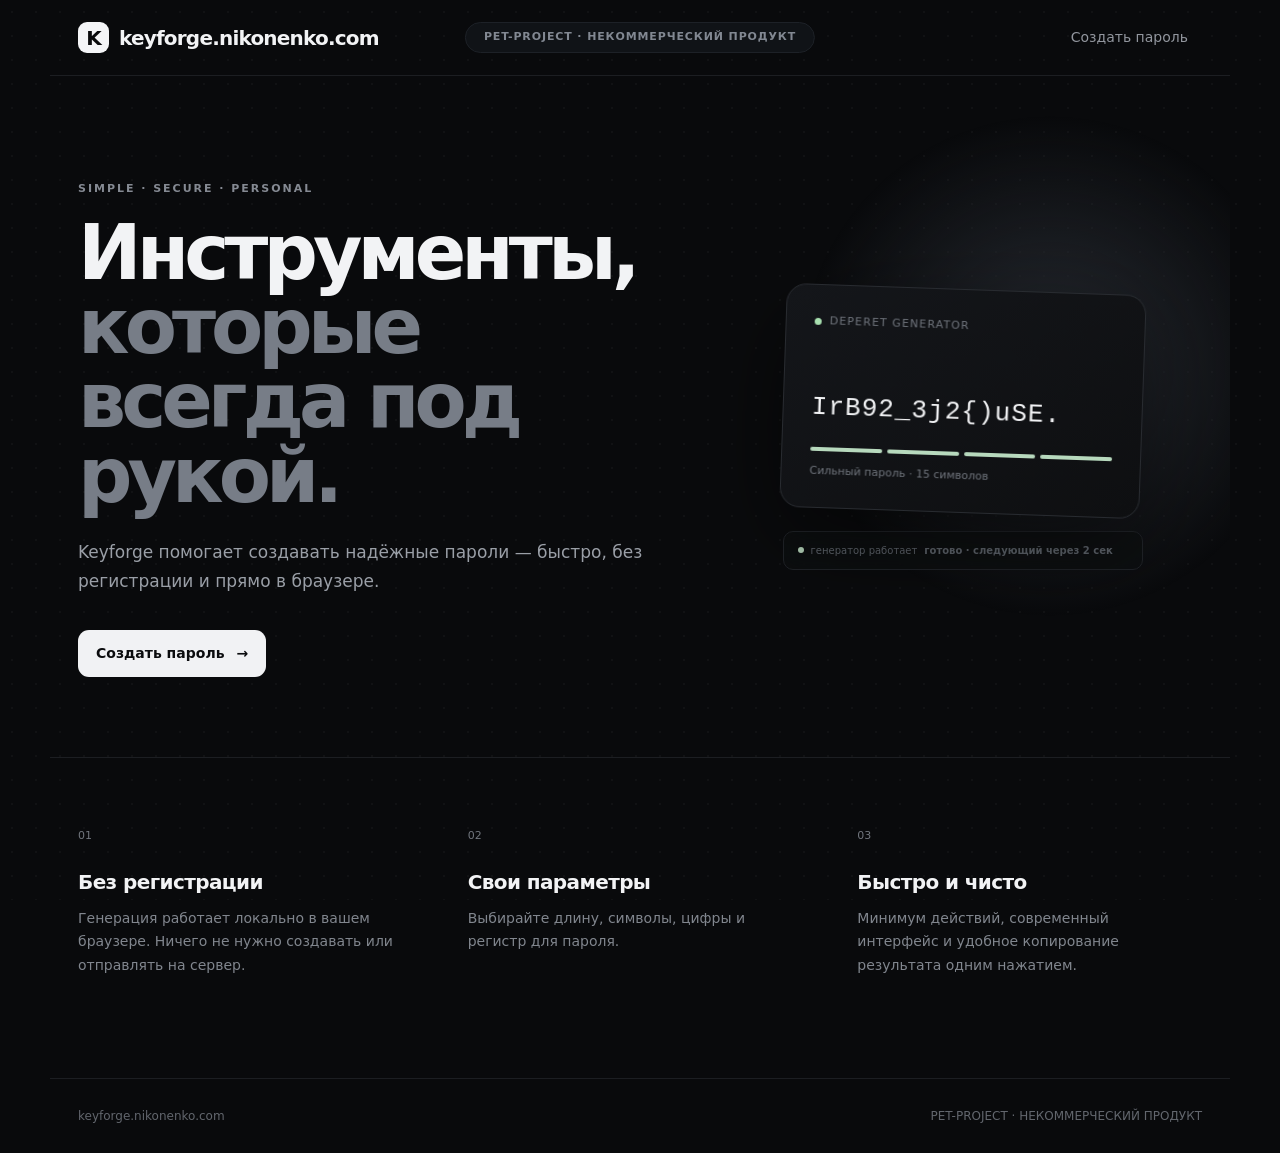
<file: index.html>
<!doctype html>
<html lang="ru">
<head>
  <meta charset="utf-8">
  <meta name="viewport" content="width=device-width, initial-scale=1">
  <meta name="description" content="Keyforge — генератор надёжных паролей">
  <title>Keyforge — генератор паролей</title>
  <link rel="stylesheet" href="css/style.css">
</head>
<body>
<header class="site-header">
  <a class="logo" href="index.html"><span class="logo-mark">K</span>keyforge.nikonenko.com</a>
  <div class="header-badge">PET-PROJECT · НЕКОММЕРЧЕСКИЙ ПРОДУКТ</div>
  <nav>
    <a href="password.html">Создать пароль</a>
  </nav>
</header>

<main class="hero">
  <div class="hero-glow"></div>
  <div class="hero-content">
    <p class="eyebrow">simple · secure · personal</p>
    <h1>Инструменты,<br><span>которые всегда под рукой.</span></h1>
    <p class="hero-text">Keyforge помогает создавать надёжные пароли — быстро, без регистрации и прямо в браузере.</p>
    <div class="hero-actions">
      <a class="btn btn-primary" href="password.html">Создать пароль <span>→</span></a>
    </div>
  </div>
  <div class="hero-card">
    <div class="mini-card">
      <div class="mini-top"><span class="dot green"></span><span>deperet generator</span></div>
      <div class="fake-password" id="livePassword">N7!qR2#vL9@pX4</div>
      <div class="strength"><span></span><span></span><span></span><span></span></div>
      <small id="livePasswordMeta">Сильный пароль · 14 символов</small>
    </div>
    <div class="live-status"><span class="live-dot"></span><span>генератор работает</span><b id="liveStatus">создаём новый ключ…</b></div>
  </div>
</main>

<section class="features">
  <article><div class="feature-icon">01</div><h2>Без регистрации</h2><p>Генерация работает локально в вашем браузере. Ничего не нужно создавать или отправлять на сервер.</p></article>
  <article><div class="feature-icon">02</div><h2>Свои параметры</h2><p>Выбирайте длину, символы, цифры и регистр для пароля.</p></article>
  <article><div class="feature-icon">03</div><h2>Быстро и чисто</h2><p>Минимум действий, современный интерфейс и удобное копирование результата одним нажатием.</p></article>
</section>

<footer><span>keyforge.nikonenko.com</span><span>PET-PROJECT · НЕКОММЕРЧЕСКИЙ ПРОДУКТ</span></footer>
<script src="js/home.js"></script>
</body>
</html>
</file>
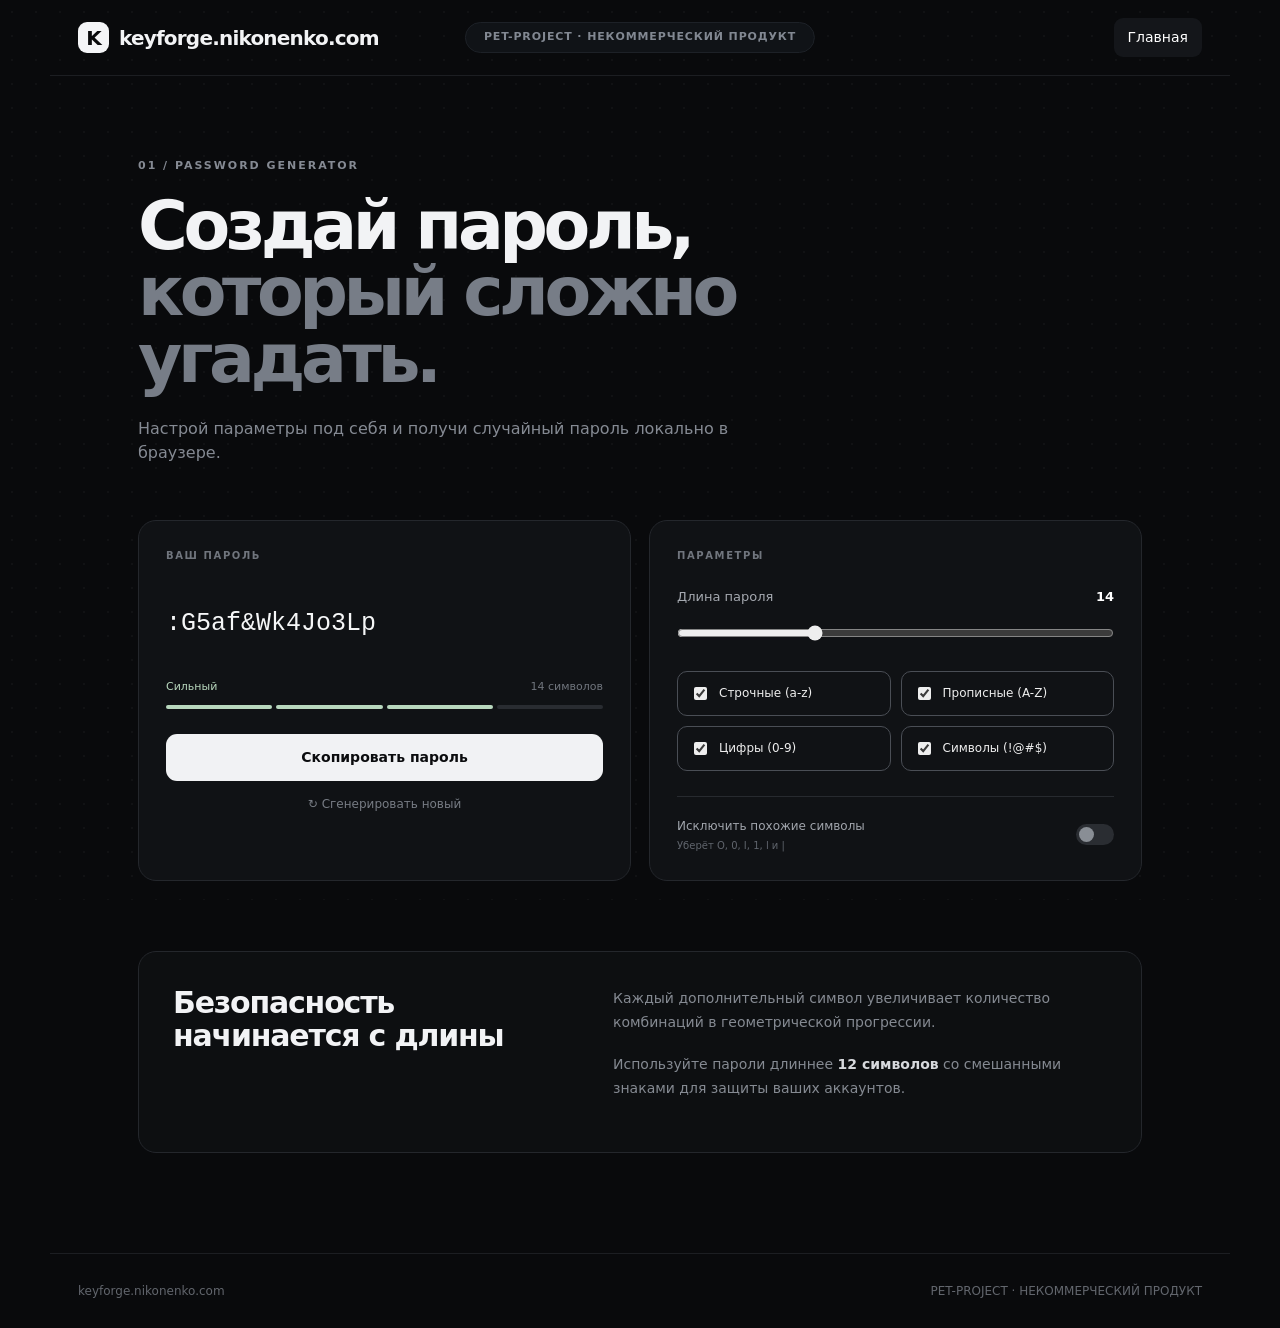
<file: password.html>
<!doctype html>
<html lang="ru">
<head>
  <meta charset="utf-8">
  <meta name="viewport" content="width=device-width, initial-scale=1">
  <meta name="description" content="Генератор сложных паролей Keyforge.">
  <title>Генератор паролей — Keyforge</title>
  <link rel="stylesheet" href="css/style.css">
</head>
<body>
<header class="site-header">
  <a class="logo" href="index.html"><span class="logo-mark">K</span>keyforge.nikonenko.com</a>
  <div class="header-badge">PET-PROJECT · НЕКОММЕРЧЕСКИЙ ПРОДУКТ</div>
  <nav>
    <a class="active" href="index.html">Главная</a>
  </nav>
</header>

<main class="tool-page">
  <div class="page-heading">
    <p class="eyebrow">01 / password generator</p>
    <h1>Создай пароль,<br><span>который сложно угадать.</span></h1>
    <p>Настрой параметры под себя и получи случайный пароль локально в браузере.</p>
  </div>

  <section class="generator-grid">
    <div class="panel result-panel">
      <div class="panel-label">Ваш пароль</div>
      <div id="passwordResult" class="result">N7!qR2#vL9@pX4</div>
      <div class="result-meta">
        <span id="strengthText">Сильный</span>
        <span id="lengthText">14 символов</span>
      </div>
      <div class="meter"><i></i><i></i><i></i><i></i></div>
      <button id="copyPassword" class="btn btn-primary full">Скопировать пароль</button>
      <button id="refreshPassword" class="ghost-button">↻ Сгенерировать новый</button>
    </div>

    <div class="panel settings-panel">
      <div class="panel-label">Параметры</div>
      <div class="range-label">
        <span>Длина пароля</span>
        <strong id="lengthValue">14</strong>
      </div>
      <input type="range" id="length" min="6" max="32" value="14">

      <div class="checks">
        <label><input type="checkbox" id="lower" checked> Строчные (a-z)</label>
        <label><input type="checkbox" id="upper" checked> Прописные (A-Z)</label>
        <label><input type="checkbox" id="numbers" checked> Цифры (0-9)</label>
        <label><input type="checkbox" id="symbols" checked> Символы (!@#$)</label>
      </div>

      <label class="switch-row">
        <div>
          <span>Исключить похожие символы</span>
          <small>Уберёт O, 0, I, 1, l и |</small>
        </div>
        <input type="checkbox" id="ambiguous">
        <i></i>
      </label>
    </div>
  </section>

  <section class="info-card">
    <h2>Безопасность начинается с длины</h2>
    <div class="info-copy">
      <p>Каждый дополнительный символ увеличивает количество комбинаций в геометрической прогрессии.</p>
      <p>Используйте пароли длиннее <strong>12 символов</strong> со смешанными знаками для защиты ваших аккаунтов.</p>
    </div>
  </section>
</main>

<footer>
  <span>keyforge.nikonenko.com</span>
  <span>PET-PROJECT · НЕКОММЕРЧЕСКИЙ ПРОДУКТ</span>
</footer>

<script src="js/password.js"></script>
<script src="js/ambient.js"></script>
</body>
</html>
</file>
<file: css/style.css>
*{box-sizing:border-box}html{scroll-behavior:smooth}body{margin:0;background:#090a0c;color:#f2f3f5;font-family:Inter,ui-sans-serif,system-ui,-apple-system,BlinkMacSystemFont,"Segoe UI",sans-serif;line-height:1.5}a{color:inherit;text-decoration:none}button,input,select{font:inherit}

/* Header & Central Badge */
.site-header{height:76px;max-width:1180px;margin:auto;padding:0 28px;display:flex;align-items:center;justify-content:space-between;border-bottom:1px solid #1c1e22;position:relative}
.logo{font-size:20px;font-weight:750;letter-spacing:-.04em;display:flex;align-items:center;gap:10px}
.logo-mark{width:31px;height:31px;display:grid;place-items:center;border-radius:9px;background:#f4f5f7;color:#090a0c;font-weight:900}

.header-badge{
  position:absolute;
  left:50%;
  transform:translateX(-50%);
  padding:6px 18px;
  border-radius:100px;
  background:#101317;
  border:1px solid #1d2127;
  color:#828892;
  font-size:11px;
  font-weight:600;
  letter-spacing:.08em;
  text-transform:uppercase;
  white-space:nowrap;
  pointer-events:none;
}

.site-header nav{display:flex;gap:8px}
.site-header nav a{padding:9px 14px;border-radius:9px;color:#92969e;font-size:14px}
.site-header nav a:hover,.site-header nav a.active{color:#fff;background:#14161a}

/* Hero Section */
.hero{position:relative;max-width:1180px;margin:auto;min-height:600px;padding:105px 28px 80px;display:grid;grid-template-columns:1.1fr .9fr;gap:60px;align-items:center;overflow:hidden}
.hero-glow{position:absolute;width:520px;height:520px;border-radius:50%;background:radial-gradient(circle,#272b32 0,rgba(9,10,12,0) 68%);right:-80px;top:30px;pointer-events:none}
.eyebrow{margin:0 0 18px;color:#858a93;font-size:11px;text-transform:uppercase;letter-spacing:.18em;font-weight:700}
.hero h1,.page-heading h1{font-size:clamp(46px,6vw,76px);line-height:.98;letter-spacing:-.065em;margin:0 0 25px;font-weight:800}
.hero h1 span,.page-heading h1 span{color:#777d87}
.hero-text{max-width:600px;color:#9a9fa7;font-size:17px;line-height:1.7}
.hero-actions{display:flex;gap:12px;margin-top:34px;flex-wrap:wrap}
.btn{display:inline-flex;justify-content:center;align-items:center;gap:12px;border:0;border-radius:11px;padding:13px 18px;cursor:pointer;font-weight:700;font-size:14px}
.btn-primary{background:#f1f2f4;color:#0b0c0e}
.btn-primary:hover{background:#fff;transform:translateY(-1px)}
.btn-secondary{border:1px solid #2b2e34;color:#e7e8eb;background:transparent}
.btn-secondary:hover{background:#15171b}

/* Live Card */
.hero-card{display:flex;justify-content:center;position:relative;min-height:360px;flex-direction:column;align-items:center}
.mini-card{width:360px;padding:28px;border:1px solid #282b30;background:linear-gradient(145deg,#14161a,#0e0f11);border-radius:20px;box-shadow:0 30px 90px #0008;transform:rotate(2deg);position:relative;z-index:2}
.mini-top{font-size:11px;color:#70757d;text-transform:uppercase;letter-spacing:.1em;display:flex;gap:8px;align-items:center}
.dot{width:7px;height:7px;border-radius:50%}
.green{background:#a8e0b0}
.red{background:#e0a8a8}
.fake-password{font-family:ui-monospace,SFMono-Regular,Menlo,monospace;font-size:26px;letter-spacing:.04em;margin:58px 0 20px;word-break:break-all}
.strength{display:flex;gap:5px}
.strength span{height:4px;flex:1;background:#b7d9bd;border-radius:4px}
.mini-card small{display:block;color:#71767e;margin-top:12px;font-size:11px}

/* Features & Footer */
.features{max-width:1180px;margin:auto;padding:70px 28px 100px;border-top:1px solid #1c1e22;display:grid;grid-template-columns:repeat(3,1fr);gap:45px}
.feature-icon{font-size:11px;color:#71767e;margin-bottom:22px}
.features h2{font-size:20px;margin:0 0 10px;letter-spacing:-.03em}
.features p{color:#81868e;font-size:14px;line-height:1.7;margin:0;max-width:330px}
footer{max-width:1180px;margin:auto;padding:28px;border-top:1px solid #1c1e22;color:#62666d;font-size:12px;display:flex;justify-content:space-between}

/* Generator Page */
.tool-page{max-width:1060px;margin:auto;padding:82px 28px 100px}
.page-heading{max-width:760px;margin-bottom:55px}
.page-heading h1{font-size:clamp(44px,6vw,68px)}
.page-heading>p:last-child{color:#858a93;max-width:620px}
.generator-grid{display:grid;grid-template-columns:1fr 1fr;gap:18px}
.panel{border:1px solid #24272c;background:#101215;border-radius:18px;padding:27px}
.panel-label{font-size:10px;text-transform:uppercase;letter-spacing:.16em;color:#70757d;font-weight:750;margin-bottom:24px}
.result{font-family:ui-monospace,SFMono-Regular,Menlo,monospace;font-size:25px;line-height:1.4;word-break:break-all;min-height:72px;display:flex;align-items:center;color:#f5f6f7}
.result-meta{display:flex;justify-content:space-between;color:#70757d;font-size:11px;margin:20px 0 9px}
.result-meta span:first-child{color:#b8d7bd}
.meter{display:flex;gap:4px;margin-bottom:25px}
.meter i{height:4px;flex:1;border-radius:3px;background:#292c31}
.meter i.on{background:#b8d7bd}
.full{width:100%}
.ghost-button{width:100%;border:0;background:transparent;color:#777c84;padding:14px 0 0;cursor:pointer;font-size:12px}
.ghost-button:hover{color:#fff}
.range-label{display:flex;justify-content:space-between;color:#a5a9b0;font-size:13px}
.range-label strong{color:#fff}
input[type=range]{width:100%;margin:18px 0 30px;accent-color:#eee}
.checks{display:grid;grid-template-columns:1fr 1fr;gap:10px;margin-bottom:25px}
.checks label{border:1px solid #292c31;border-radius:10px;padding:12px;font-size:12px;color:#a4a8ae;display:flex;gap:9px;align-items:center;cursor:pointer}
.checks label:has(input:checked){border-color:#4a4e55;color:#eee}
.checks input{accent-color:#eee}
.switch-row{border-top:1px solid #272a2f;padding-top:20px;display:flex;align-items:center;justify-content:space-between;color:#a1a5ac;font-size:12px}
.switch-row small{display:block;color:#60656d;margin-top:3px}
.switch-row>input{display:none}
.switch-row i{width:38px;height:21px;border-radius:20px;background:#2a2d32;position:relative;cursor:pointer}
.switch-row i:after{content:"";width:15px;height:15px;position:absolute;left:3px;top:3px;background:#898e95;border-radius:50%;transition:.2s}
.switch-row input:checked+i{background:#eee}
.switch-row input:checked+i:after{left:20px;background:#111}
.info-card{margin-top:70px;padding:34px;border:1px solid #24272c;border-radius:18px;background:#0d0f11;display:grid;grid-template-columns:1fr 1.3fr;gap:60px}
.info-card h2{font-size:30px;line-height:1.1;letter-spacing:-.04em;margin:0}
.info-copy{color:#858a92;font-size:14px;line-height:1.75}
.info-copy p{margin:0 0 17px}
.info-copy strong{color:#d7d9dd}

/* 404 Error Page Styling */
.error-page{min-height:100vh;display:flex;justify-content:center;align-items:center;text-align:center;padding:40px 20px}
.error-wrapper{max-width:680px;margin:0 auto;width:100%}
.error-badge{display:inline-flex;align-items:center;gap:8px;padding:6px 14px;border-radius:20px;background:#1c1313;border:1px solid #3d2222;color:#e59898;font-size:12px;font-family:ui-monospace,monospace;margin-bottom:20px}
.error-code{font-size:clamp(80px,12vw,140px);margin:0;line-height:.9;font-weight:900;letter-spacing:-.06em;color:#fff}
.error-code span{color:#444952;display:inline-block;animation:glitchDigit 3s infinite}
.error-title{font-size:24px;margin:15px 0 10px;font-weight:700;color:#e2e4e8}
.error-desc{color:#858a93;font-size:15px;margin:0 0 35px;line-height:1.6}

.terminal-card{background:#0b0d0f;border:1px solid #22262d;border-radius:14px;text-align:left;overflow:hidden;box-shadow:0 20px 60px #0009;margin-bottom:35px}
.terminal-header{background:#14171c;padding:10px 16px;display:flex;align-items:center;gap:6px;border-bottom:1px solid #1f232a}
.term-dot{width:10px;height:10px;border-radius:50%;background:#2a2e36}
.term-title{margin-left:10px;font-size:11px;color:#6b7078;font-family:ui-monospace,monospace}
.terminal-body{padding:20px;font-family:ui-monospace,SFMono-Regular,Menlo,monospace;font-size:13px;color:#a3a8b2;line-height:1.8}
.term-line{margin-bottom:6px}
.term-line .prompt{color:#b8d7bd}
.term-line .warning{color:#e5b57d}
.crack-status b{color:#ee6c6c;letter-spacing:.05em}
.result-line{color:#767c87;border-top:1px dashed #20242b;margin-top:12px;padding-top:10px}
.error-actions{display:flex;gap:14px;justify-content:center;flex-wrap:wrap}

/* Responsive & Animations */
@media(max-width:880px){.header-badge{display:none}}
@media(max-width:760px){
  .site-header{padding:0 18px}
  .site-header nav a{padding:8px}
  .hero{grid-template-columns:1fr;padding:75px 20px 60px}
  .hero-card{display:none}
  .features,.generator-grid,.info-card{grid-template-columns:1fr}
  .features{padding:55px 20px 70px}
  .tool-page{padding:60px 20px 70px}
  .info-card{gap:30px}
  .checks{grid-template-columns:1fr 1fr}
  footer{padding:25px 20px}
  .hero h1,.page-heading h1{font-size:48px}
}

body{overflow-x:hidden}
body:before{content:"";position:fixed;inset:0;pointer-events:none;opacity:.035;background-image:radial-gradient(#fff 1px,transparent 1px);background-size:24px 24px;z-index:-1}
.logo-mark{transition:transform .35s,box-shadow .35s}
.logo:hover .logo-mark{transform:rotate(-8deg) scale(1.08);box-shadow:0 0 25px #fff2}
.btn{transition:transform .25s,background .25s,box-shadow .25s}
.btn-primary:hover{box-shadow:0 10px 35px #fff1}
.btn-secondary:hover{transform:translateY(-2px);border-color:#50545c}
.panel{transition:border-color .3s,transform .3s,box-shadow .3s}
.panel:hover{border-color:#343840;box-shadow:0 18px 55px #0005}
.result.flash{animation:resultFlash .35s}

.live-status{width:360px;margin-top:18px;padding:11px 14px;border:1px solid #202328;border-radius:10px;background:#0d0f11cc;backdrop-filter:blur(10px);font-size:10px;color:#626870;display:grid;grid-template-columns:auto auto 1fr;align-items:center;gap:7px}
.live-dot{width:6px;height:6px;border-radius:50%;background:#b8d7bd;animation:livePulse 1.8s infinite}

@keyframes resultFlash{50%{opacity:.25;transform:scale(.985)}}
@keyframes glitchDigit{0%,100%{transform:none;opacity:1}7%,9%{transform:translate(-2px,2px);opacity:.8}8%{transform:translate(2px,-2px)}50%{transform:none}}
@keyframes livePulse{0%{box-shadow:0 0 0 0 #b8d7bd55}70%{box-shadow:0 0 0 9px transparent}100%{box-shadow:0 0 0 0 transparent}}
</file>
